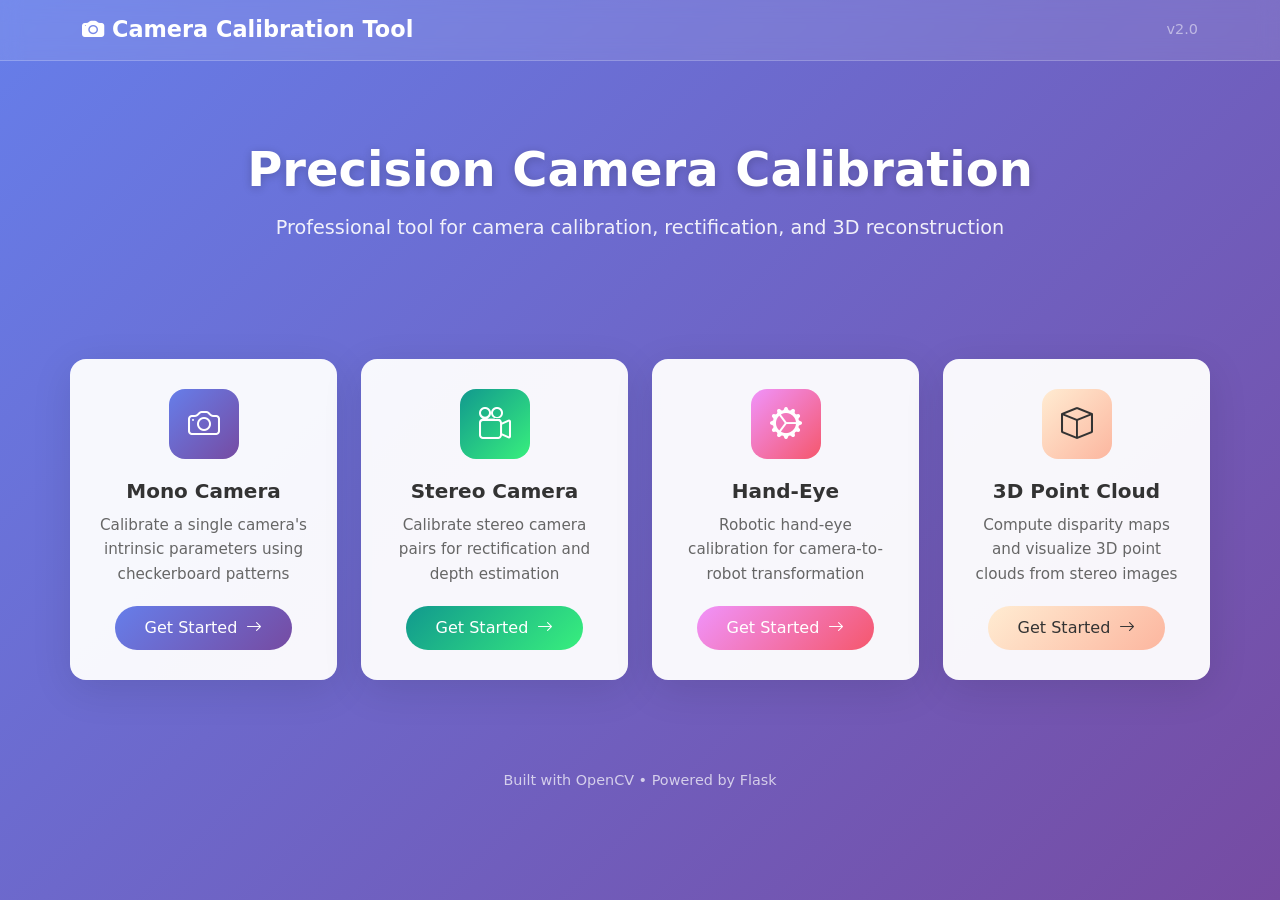
<file: webapp/templates/index.html>
<!DOCTYPE html>
<html lang="en">
<head>
    <meta charset="UTF-8">
    <meta name="viewport" content="width=device-width, initial-scale=1.0">
    <title>Camera Calibration Tool</title>
    <link href="https://cdn.jsdelivr.net/npm/bootstrap@5.3.2/dist/css/bootstrap.min.css" rel="stylesheet">
    <link rel="stylesheet" href="https://cdn.jsdelivr.net/npm/bootstrap-icons@1.11.1/font/bootstrap-icons.css">
    <style>
        body {
            min-height: 100vh;
            background: linear-gradient(135deg, #667eea 0%, #764ba2 100%);
            font-family: 'Segoe UI', system-ui, -apple-system, sans-serif;
        }

        .navbar {
            background: rgba(255, 255, 255, 0.1) !important;
            backdrop-filter: blur(10px);
            border-bottom: 1px solid rgba(255, 255, 255, 0.2);
        }

        .navbar-brand {
            font-weight: 600;
            font-size: 1.4rem;
        }

        .hero-section {
            padding: 80px 0 60px;
            text-align: center;
            color: white;
        }

        .hero-section h1 {
            font-weight: 700;
            font-size: 3rem;
            margin-bottom: 1rem;
            text-shadow: 0 2px 10px rgba(0,0,0,0.2);
        }

        .hero-section p {
            font-size: 1.2rem;
            opacity: 0.9;
            font-weight: 300;
        }

        .features-section {
            padding: 40px 0 60px;
        }

        .feature-card {
            background: rgba(255, 255, 255, 0.95);
            border: none;
            border-radius: 16px;
            padding: 30px 25px;
            text-align: center;
            transition: all 0.3s ease;
            height: 100%;
            box-shadow: 0 10px 40px rgba(0,0,0,0.1);
        }

        .feature-card:hover {
            transform: translateY(-8px);
            box-shadow: 0 20px 60px rgba(0,0,0,0.2);
        }

        .feature-icon {
            width: 70px;
            height: 70px;
            border-radius: 16px;
            display: flex;
            align-items: center;
            justify-content: center;
            margin: 0 auto 20px;
            font-size: 2rem;
        }

        .feature-card.mono .feature-icon {
            background: linear-gradient(135deg, #667eea 0%, #764ba2 100%);
            color: white;
        }

        .feature-card.stereo .feature-icon {
            background: linear-gradient(135deg, #11998e 0%, #38ef7d 100%);
            color: white;
        }

        .feature-card.handeye .feature-icon {
            background: linear-gradient(135deg, #f093fb 0%, #f5576c 100%);
            color: white;
        }

        .feature-card.disparity .feature-icon {
            background: linear-gradient(135deg, #ffecd2 0%, #fcb69f 100%);
            color: #333;
        }

        .feature-card h5 {
            font-weight: 600;
            margin-bottom: 10px;
            color: #333;
        }

        .feature-card p {
            color: #666;
            font-size: 0.95rem;
            line-height: 1.6;
            margin-bottom: 20px;
        }

        .btn-feature {
            padding: 10px 30px;
            border-radius: 50px;
            font-weight: 500;
            transition: all 0.3s ease;
        }

        .btn-feature.mono {
            background: linear-gradient(135deg, #667eea 0%, #764ba2 100%);
            color: white;
            border: none;
        }

        .btn-feature.mono:hover {
            box-shadow: 0 5px 20px rgba(102, 126, 234, 0.4);
            color: white;
            transform: scale(1.05);
        }

        .btn-feature.stereo {
            background: linear-gradient(135deg, #11998e 0%, #38ef7d 100%);
            color: white;
            border: none;
        }

        .btn-feature.stereo:hover {
            box-shadow: 0 5px 20px rgba(17, 153, 142, 0.4);
            color: white;
            transform: scale(1.05);
        }

        .btn-feature.handeye {
            background: linear-gradient(135deg, #f093fb 0%, #f5576c 100%);
            color: white;
            border: none;
        }

        .btn-feature.handeye:hover {
            box-shadow: 0 5px 20px rgba(245, 87, 108, 0.4);
            color: white;
            transform: scale(1.05);
        }

        .btn-feature.disparity {
            background: linear-gradient(135deg, #ffecd2 0%, #fcb69f 100%);
            color: #333;
            border: none;
        }

        .btn-feature.disparity:hover {
            box-shadow: 0 5px 20px rgba(252, 182, 159, 0.4);
            color: #333;
            transform: scale(1.05);
        }

        .footer {
            text-align: center;
            padding: 30px 0;
            color: rgba(255,255,255,0.7);
            font-size: 0.9rem;
        }

        @media (max-width: 768px) {
            .hero-section h1 {
                font-size: 2rem;
            }
            .hero-section {
                padding: 50px 0 40px;
            }
        }
    </style>
</head>
<body>
    <nav class="navbar navbar-dark">
        <div class="container">
            <span class="navbar-brand">
                <i class="bi bi-camera-fill me-2"></i>Camera Calibration Tool
            </span>
            <span class="text-white-50" style="font-size: 0.9rem;">v2.0</span>
        </div>
    </nav>

    <div class="hero-section">
        <div class="container">
            <h1>Precision Camera Calibration</h1>
            <p>Professional tool for camera calibration, rectification, and 3D reconstruction</p>
        </div>
    </div>

    <div class="container features-section">
        <div class="row g-4">
            <!-- Mono Camera Calibration -->
            <div class="col-lg-3 col-md-6">
                <a href="/calibration/mono" class="text-decoration-none">
                    <div class="feature-card mono h-100">
                        <div class="feature-icon">
                            <i class="bi bi-camera"></i>
                        </div>
                        <h5>Mono Camera</h5>
                        <p>Calibrate a single camera's intrinsic parameters using checkerboard patterns</p>
                        <button class="btn btn-feature mono">Get Started <i class="bi bi-arrow-right ms-1"></i></button>
                    </div>
                </a>
            </div>

            <!-- Stereo Camera Calibration -->
            <div class="col-lg-3 col-md-6">
                <a href="/calibration/stereo" class="text-decoration-none">
                    <div class="feature-card stereo h-100">
                        <div class="feature-icon">
                            <i class="bi bi-camera-reels"></i>
                        </div>
                        <h5>Stereo Camera</h5>
                        <p>Calibrate stereo camera pairs for rectification and depth estimation</p>
                        <button class="btn btn-feature stereo">Get Started <i class="bi bi-arrow-right ms-1"></i></button>
                    </div>
                </a>
            </div>

            <!-- Hand-Eye Calibration -->
            <div class="col-lg-3 col-md-6">
                <a href="/calibration/handeye" class="text-decoration-none">
                    <div class="feature-card handeye h-100">
                        <div class="feature-icon">
                            <i class="bi bi-gear-wide-connected"></i>
                        </div>
                        <h5>Hand-Eye</h5>
                        <p>Robotic hand-eye calibration for camera-to-robot transformation</p>
                        <button class="btn btn-feature handeye">Get Started <i class="bi bi-arrow-right ms-1"></i></button>
                    </div>
                </a>
            </div>

            <!-- Stereo Disparity -->
            <div class="col-lg-3 col-md-6">
                <a href="/calibration/disparity" class="text-decoration-none">
                    <div class="feature-card disparity h-100">
                        <div class="feature-icon">
                            <i class="bi bi-box"></i>
                        </div>
                        <h5>3D Point Cloud</h5>
                        <p>Compute disparity maps and visualize 3D point clouds from stereo images</p>
                        <button class="btn btn-feature disparity">Get Started <i class="bi bi-arrow-right ms-1"></i></button>
                    </div>
                </a>
            </div>
        </div>
    </div>

    <div class="footer">
        <p>Built with OpenCV &bull; Powered by Flask</p>
    </div>
</body>
</html>
</file>
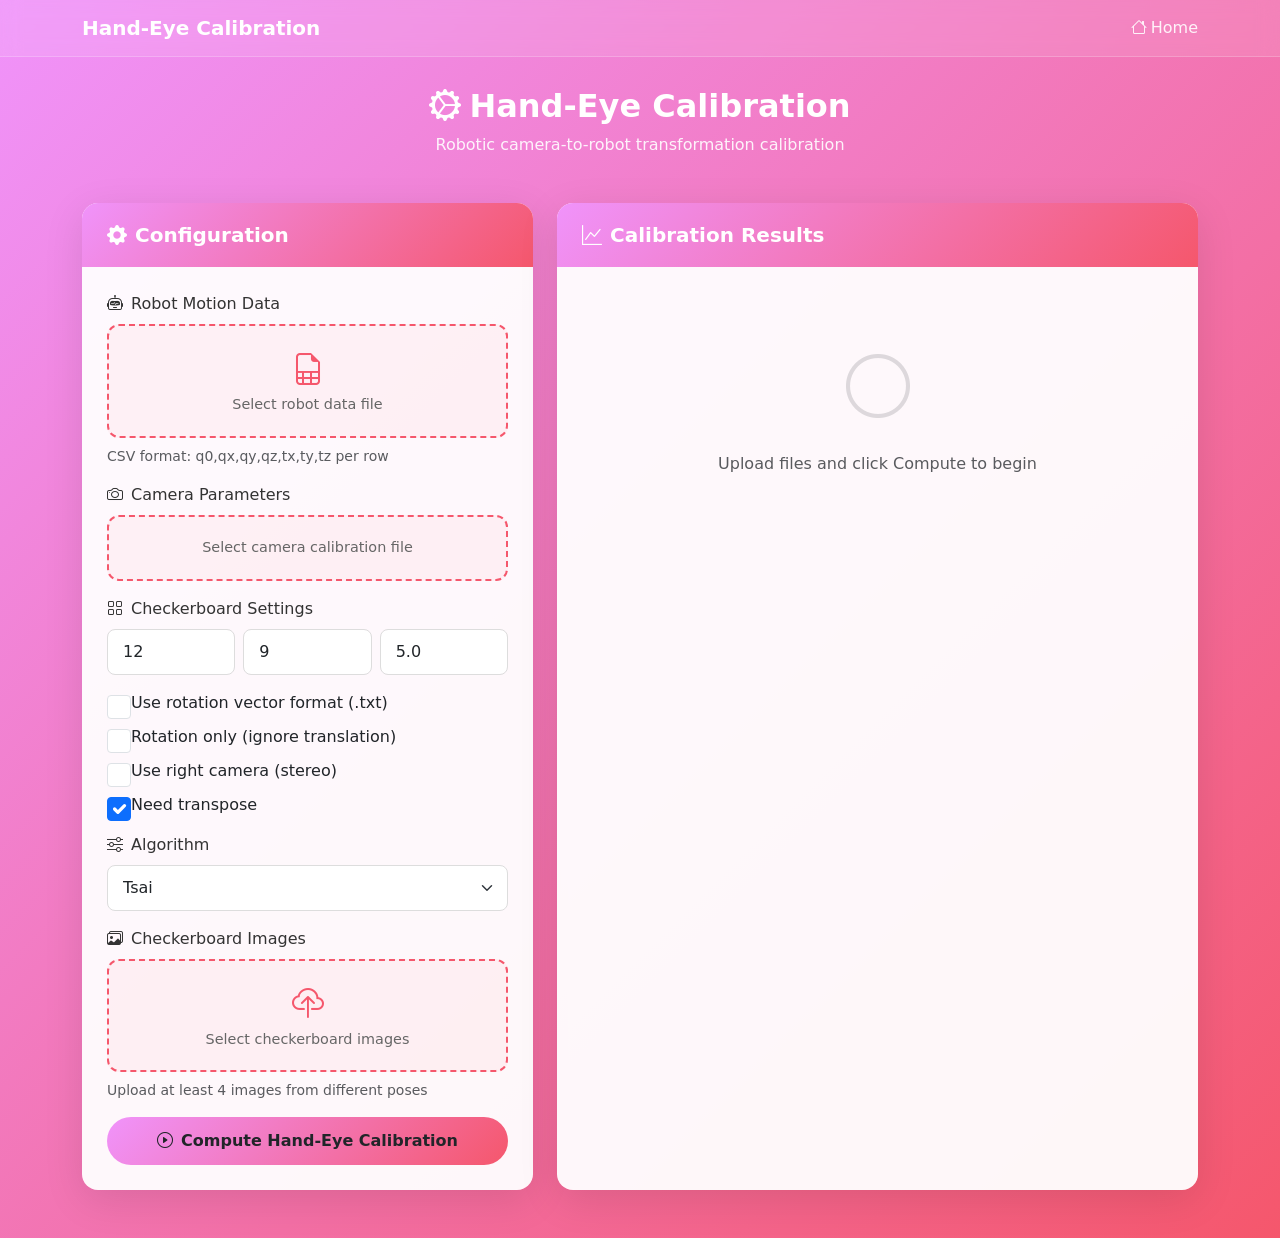
<file: webapp/templates/handeye_calibration.html>
<!DOCTYPE html>
<html lang="en">
<head>
    <meta charset="UTF-8">
    <meta name="viewport" content="width=device-width, initial-scale=1.0">
    <title>Hand-Eye Calibration</title>
    <link href="https://cdn.jsdelivr.net/npm/bootstrap@5.3.2/dist/css/bootstrap.min.css" rel="stylesheet">
    <link rel="stylesheet" href="https://cdn.jsdelivr.net/npm/bootstrap-icons@1.11.1/font/bootstrap-icons.css">
    <style>
        body {
            min-height: 100vh;
            background: linear-gradient(135deg, #f093fb 0%, #f5576c 100%);
            font-family: 'Segoe UI', system-ui, -apple-system, sans-serif;
        }

        .navbar {
            background: rgba(255, 255, 255, 0.1) !important;
            backdrop-filter: blur(10px);
            border-bottom: 1px solid rgba(255, 255, 255, 0.2);
        }

        .navbar-brand {
            font-weight: 600;
        }

        .nav-link {
            color: rgba(255,255,255,0.9) !important;
        }

        .nav-link:hover {
            color: white !important;
        }

        .page-header {
            padding: 30px 0;
            text-align: center;
            color: white;
        }

        .page-header h1 {
            font-weight: 700;
            font-size: 2rem;
            margin-bottom: 0.5rem;
        }

        .page-header p {
            opacity: 0.9;
            font-weight: 300;
        }

        .card-modern {
            background: rgba(255, 255, 255, 0.95);
            border: none;
            border-radius: 16px;
            box-shadow: 0 10px 40px rgba(0,0,0,0.1);
            overflow: hidden;
        }

        .card-modern .card-header {
            background: linear-gradient(135deg, #f093fb 0%, #f5576c 100%);
            color: white;
            border-bottom: none;
            padding: 20px 25px;
        }

        .card-modern .card-header h5 {
            margin: 0;
            font-weight: 600;
        }

        .card-modern .card-body {
            padding: 25px;
        }

        .form-label {
            font-weight: 500;
            color: #333;
            margin-bottom: 8px;
        }

        .form-control, .form-select {
            border-radius: 8px;
            border: 1px solid #ddd;
            padding: 10px 15px;
            transition: all 0.2s;
        }

        .form-control:focus, .form-select:focus {
            border-color: #f5576c;
            box-shadow: 0 0 0 3px rgba(245, 87, 108, 0.15);
        }

        .btn-warning-modern {
            background: linear-gradient(135deg, #f093fb 0%, #f5576c 100%);
            border: none;
            padding: 12px 30px;
            border-radius: 50px;
            font-weight: 600;
            transition: all 0.3s;
        }

        .btn-warning-modern:hover:not(:disabled) {
            transform: translateY(-2px);
            box-shadow: 0 5px 20px rgba(245, 87, 108, 0.4);
        }

        .btn-warning-modern:disabled {
            opacity: 0.6;
            cursor: not-allowed;
        }

        .upload-area {
            border: 2px dashed #f5576c;
            border-radius: 12px;
            padding: 20px;
            text-align: center;
            cursor: pointer;
            transition: all 0.3s;
            background: rgba(245, 87, 108, 0.05);
        }

        .upload-area:hover {
            background: rgba(245, 87, 108, 0.1);
            border-color: #f093fb;
        }

        .upload-area i {
            font-size: 2rem;
            color: #f5576c;
            margin-bottom: 8px;
        }

        .upload-area p {
            color: #666;
            margin: 0;
            font-size: 0.9rem;
        }

        .form-check {
            padding-left: 1.5rem !important;
            margin-bottom: 10px;
        }

        .form-check-input {
            width: 1.5em;
            height: 1.5em;
        }

        .result-matrix {
            background: #f8f9fa;
            border-radius: 12px;
            padding: 20px;
            font-family: 'Consolas', 'Monaco', monospace;
            font-size: 0.85rem;
            overflow-x: auto;
        }

        .stats-row {
            display: grid;
            grid-template-columns: repeat(2, 1fr);
            gap: 15px;
            margin-bottom: 20px;
        }

        .stat-card {
            background: linear-gradient(135deg, #f8f9fa 0%, #e9ecef 100%);
            border-radius: 12px;
            padding: 15px;
            text-align: center;
        }

        .stat-card .stat-label {
            font-size: 0.85rem;
            color: #666;
        }

        .stat-card .stat-value {
            font-size: 1.5rem;
            font-weight: 700;
            color: #f5576c;
        }

        .preview-image {
            width: 100%;
            border-radius: 8px;
            border: 2px solid #ddd;
            margin-top: 10px;
        }
    </style>
</head>
<body>
    <nav class="navbar navbar-dark">
        <div class="container">
            <span class="navbar-brand">Hand-Eye Calibration</span>
            <a class="nav-link" href="/"><i class="bi bi-house me-1"></i>Home</a>
        </div>
    </nav>

    <div class="page-header">
        <div class="container">
            <h1><i class="bi bi-gear-wide-connected me-2"></i>Hand-Eye Calibration</h1>
            <p>Robotic camera-to-robot transformation calibration</p>
        </div>
    </div>

    <div class="container pb-5">
        <div class="row g-4">
            <!-- Left Column: Configuration -->
            <div class="col-lg-5">
                <div class="card card-modern h-100">
                    <div class="card-header">
                        <h5><i class="bi bi-gear-fill me-2"></i>Configuration</h5>
                    </div>
                    <div class="card-body">
                        <!-- Robot Data -->
                        <div class="mb-3">
                            <label class="form-label">
                                <i class="bi bi-robot me-2"></i>Robot Motion Data
                            </label>
                            <div class="upload-area" id="robotUploadArea">
                                <i class="bi bi-file-earmark-spreadsheet"></i>
                                <p>Select robot data file</p>
                            </div>
                            <input type="file" id="robotData" class="d-none" accept=".csv,.txt">
                            <div id="robotFileCount" class="mt-2 text-center text-muted" style="font-size: 0.9rem;"></div>
                            <small class="text-muted d-block">CSV format: q0,qx,qy,qz,tx,ty,tz per row</small>
                        </div>

                        <!-- Camera Parameters -->
                        <div class="mb-3">
                            <label class="form-label">
                                <i class="bi bi-camera me-2"></i>Camera Parameters
                            </label>
                            <div class="upload-area" id="cameraUploadArea">
                                <i class="bi bi-file-earmark-json"></i>
                                <p>Select camera calibration file</p>
                            </div>
                            <input type="file" id="cameraParams" class="d-none" accept=".json">
                            <div id="cameraFileCount" class="mt-2 text-center text-muted" style="font-size: 0.9rem;"></div>
                        </div>

                        <!-- Checkerboard Settings -->
                        <div class="mb-3">
                            <label class="form-label d-block">
                                <i class="bi bi-grid me-2"></i>Checkerboard Settings
                            </label>
                            <div class="row g-2">
                                <div class="col-4">
                                    <input type="number" id="cbRows" class="form-control" value="12" min="2" placeholder="Rows">
                                </div>
                                <div class="col-4">
                                    <input type="number" id="cbCols" class="form-control" value="9" min="2" placeholder="Cols">
                                </div>
                                <div class="col-4">
                                    <input type="number" step="0.01" id="cbCellsize" class="form-control" value="5.0" placeholder="Size (mm)">
                                </div>
                            </div>
                        </div>

                        <!-- Options -->
                        <div class="mb-3">
                            <div class="form-check">
                                <input type="checkbox" id="useRvec" class="form-check-input">
                                <label class="form-check-label" for="useRvec">Use rotation vector format (.txt)</label>
                            </div>
                            <div class="form-check">
                                <input type="checkbox" id="rotationOnly" class="form-check-input">
                                <label class="form-check-label" for="rotationOnly">Rotation only (ignore translation)</label>
                            </div>
                            <div class="form-check">
                                <input type="checkbox" id="useRightCamera" class="form-check-input">
                                <label class="form-check-label" for="useRightCamera">Use right camera (stereo)</label>
                            </div>
                            <div class="form-check">
                                <input type="checkbox" id="needTranspose" class="form-check-input" checked>
                                <label class="form-check-label" for="needTranspose">Need transpose</label>
                            </div>
                        </div>

                        <!-- Calibration Method -->
                        <div class="mb-3">
                            <label class="form-label">
                                <i class="bi bi-sliders me-2"></i>Algorithm
                            </label>
                            <select id="calibMethod" class="form-select">
                                <option value="0">Tsai</option>
                                <option value="1">Park</option>
                                <option value="2">Daniilidis</option>
                                <option value="3">Horaud</option>
                                <option value="4">Andreff</option>
                            </select>
                        </div>

                        <!-- Checkerboard Images -->
                        <div class="mb-3">
                            <label class="form-label">
                                <i class="bi bi-images me-2"></i>Checkerboard Images
                            </label>
                            <div class="upload-area" id="imagesUploadArea">
                                <i class="bi bi-cloud-upload"></i>
                                <p>Select checkerboard images</p>
                            </div>
                            <input type="file" id="cbImages" class="d-none" multiple accept=".png,.jpg,.jpeg,.bmp">
                            <div id="imageCount" class="mt-2 text-center text-muted" style="font-size: 0.9rem;"></div>
                            <small class="text-muted d-block">Upload at least 4 images from different poses</small>
                        </div>

                        <button id="calibrateBtn" class="btn btn-warning-modern w-100">
                            <i class="bi bi-play-circle me-2"></i>Compute Hand-Eye Calibration
                        </button>
                    </div>
                </div>
            </div>

            <!-- Right Column: Results -->
            <div class="col-lg-7">
                <div class="card card-modern h-100">
                    <div class="card-header">
                        <h5><i class="bi bi-graph-up me-2"></i>Calibration Results</h5>
                    </div>
                    <div class="card-body">
                        <div id="statusDiv">
                            <div class="text-center text-muted py-5">
                                <i class="bi bi-circle" style="font-size: 4rem; opacity: 0.2;"></i>
                                <p class="mt-3 mb-0">Upload files and click Compute to begin</p>
                            </div>
                        </div>

                        <div id="resultsDiv" style="display: none;">
                            <div class="alert alert-success d-none" id="successAlert">
                                <i class="bi bi-check-circle me-2"></i>Hand-Eye Calibration Successful!
                            </div>

                            <div class="stats-row">
                                <div class="stat-card">
                                    <div class="stat-label">Rotation Error</div>
                                    <div class="stat-value" id="rotError">-</div>
                                </div>
                                <div class="stat-card">
                                    <div class="stat-label">Translation Error</div>
                                    <div class="stat-value" id="transError">-</div>
                                </div>
                            </div>

                            <div class="row g-3 mb-4">
                                <div class="col-md-6">
                                    <h6 class="mb-3"><i class="bi bi-rotate me-2"></i>Rotation Matrix (R_c2g)</h6>
                                    <div class="result-matrix" id="rotationMatrix"></div>
                                </div>
                                <div class="col-md-6">
                                    <h6 class="mb-3"><i class="bi bi-arrow-through-heart me-2"></i>Translation Vector (t_c2g)</h6>
                                    <div class="result-matrix" id="translationVector"></div>
                                </div>
                            </div>

                            <div id="previewSection" class="mb-4" style="display: none;">
                                <h6 class="mb-3"><i class="bi bi-images me-2"></i>Corner Detection Preview</h6>
                                <img id="cornerPreview" class="preview-image">
                            </div>

                            <div class="text-center">
                                <button id="downloadResultsBtn" class="btn btn-warning-modern d-none">
                                    <i class="bi bi-download me-2"></i>Download Results (JSON)
                                </button>
                            </div>
                        </div>
                    </div>
                </div>
            </div>
        </div>
    </div>

    <script>
        let handeyeData = null;

        // Upload area handlers
        function setupUploadArea(areaId, inputId, countId) {
            document.getElementById(areaId).addEventListener('click', function() {
                document.getElementById(inputId).click();
            });
            document.getElementById(inputId).addEventListener('change', function() {
                const count = this.files.length;
                document.getElementById(countId).innerHTML =
                    count > 0 ? `<i class="bi bi-check-circle-fill text-success me-1"></i>${count} file${count !== 1 ? 's' : ''} selected` : '';
            });
        }

        setupUploadArea('robotUploadArea', 'robotData', 'robotFileCount');
        setupUploadArea('cameraUploadArea', 'cameraParams', 'cameraFileCount');
        setupUploadArea('imagesUploadArea', 'cbImages', 'imageCount');

        // Calibration button
        document.getElementById('calibrateBtn').addEventListener('click', async function() {
            const robotFile = document.getElementById('robotData').files[0];
            const cameraFile = document.getElementById('cameraParams').files[0];
            const cbImages = document.getElementById('cbImages').files;

            if (!robotFile) {
                alert('Please upload robot motion data file');
                return;
            }
            if (!cameraFile) {
                alert('Please upload camera parameters file');
                return;
            }
            if (cbImages.length === 0) {
                alert('Please upload checkerboard images');
                return;
            }
            if (cbImages.length < 4) {
                alert('Please upload at least 4 checkerboard images for reliable calibration');
                return;
            }

            const formData = new FormData();
            formData.append('robot_data', robotFile);
            formData.append('camera_params', cameraFile);
            for (let i = 0; i < cbImages.length; i++) {
                formData.append('cb_images', cbImages[i]);
            }
            formData.append('cb_rows', document.getElementById('cbRows').value);
            formData.append('cb_cols', document.getElementById('cbCols').value);
            formData.append('cb_cellsize', document.getElementById('cbCellsize').value);
            formData.append('use_rvec', document.getElementById('useRvec').checked ? 'true' : 'false');
            formData.append('rotation_only', document.getElementById('rotationOnly').checked ? 'true' : 'false');
            formData.append('use_right_camera', document.getElementById('useRightCamera').checked ? 'true' : 'false');
            formData.append('need_transpose', document.getElementById('needTranspose').checked ? 'true' : 'false');
            formData.append('calib_method', document.getElementById('calibMethod').value);

            this.disabled = true;
            this.innerHTML = '<i class="bi bi-hourglass-split me-2"></i>Computing...';

            const statusDiv = document.getElementById('statusDiv');
            const resultsDiv = document.getElementById('resultsDiv');
            statusDiv.style.display = 'none';
            resultsDiv.style.display = 'block';
            resultsDiv.innerHTML = '<div class="spinner-border text-warning" role="status"></div> <span class="d-block mt-2">Collecting camera poses and calibrating...</span>';

            try {
                const response = await fetch('/api/handeye/calibrate', {
                    method: 'POST',
                    body: formData
                });
                const data = await response.json();

                if (data.success) {
                    handeyeData = data;

                    resultsDiv.innerHTML = '';
                    const successAlert = document.createElement('div');
                    successAlert.id = 'successAlert';
                    successAlert.className = 'alert alert-success';
                    successAlert.innerHTML = '<i class="bi bi-check-circle me-2"></i>Hand-Eye Calibration Successful!';
                    resultsDiv.appendChild(successAlert);

                    // Statistics
                    const statsRow = document.createElement('div');
                    statsRow.className = 'stats-row';
                    statsRow.innerHTML = `
                        <div class="stat-card">
                            <div class="stat-label">Rotation Error</div>
                            <div class="stat-value">${data.result.rotation_error.toFixed(4)}°</div>
                        </div>
                        <div class="stat-card">
                            <div class="stat-label">Translation Error</div>
                            <div class="stat-value">${data.result.translation_error.toFixed(4)} mm</div>
                        </div>
                    `;
                    resultsDiv.appendChild(statsRow);

                    // Matrices section
                    const rowDiv = document.createElement('div');
                    rowDiv.className = 'row g-3 mb-4';
                    rowDiv.innerHTML = `
                        <div class="col-md-6">
                            <h6 class="mb-3"><i class="bi bi-rotate me-2"></i>Rotation Matrix (R_c2g)</h6>
                            <div class="result-matrix" id="rotationMatrix"></div>
                        </div>
                        <div class="col-md-6">
                            <h6 class="mb-3"><i class="bi bi-arrow-through-heart me-2"></i>Translation Vector (t_c2g)</h6>
                            <div class="result-matrix" id="translationVector"></div>
                        </div>
                    `;
                    resultsDiv.appendChild(rowDiv);

                    // Fill matrices
                    const R = data.result.R_c2g;
                    let rotHtml = '<table style="border-collapse: collapse;"><tbody>';
                    for (let i = 0; i < R.length; i++) {
                        rotHtml += '<tr>';
                        for (let j = 0; j < R[i].length; j++) {
                            rotHtml += `<td style="padding: 4px 15px; text-align: center;">${R[i][j].toFixed(6)}</td>`;
                        }
                        rotHtml += '</tr>';
                    }
                    rotHtml += '</tbody></table>';
                    rowDiv.querySelector('#rotationMatrix').innerHTML = rotHtml;

                    const t = data.result.t_c2g;
                    let transHtml = '<table style="border-collapse: collapse;"><tbody><tr>';
                    t.forEach((val) => {
                        transHtml += `<td style="padding: 4px 10px; text-align: center;">${val.toFixed(6)}</td>`;
                    });
                    transHtml += '</tr></tbody></table>';
                    rowDiv.querySelector('#translationVector').innerHTML = transHtml;

                    // Preview image
                    if (data.corners_preview) {
                        const previewDiv = document.createElement('div');
                        previewDiv.id = 'previewSection';
                        previewDiv.className = 'mb-4';
                        previewDiv.style.display = 'block';
                        previewDiv.innerHTML = `
                            <h6 class="mb-3"><i class="bi bi-images me-2"></i>Corner Detection Preview</h6>
                            <img id="cornerPreview" class="preview-image" src="${data.corners_preview}">
                        `;
                        resultsDiv.appendChild(previewDiv);
                    }

                    // Download button
                    const downloadBtn = document.createElement('button');
                    downloadBtn.id = 'downloadResultsBtn';
                    downloadBtn.className = 'btn btn-warning-modern';
                    downloadBtn.innerHTML = '<i class="bi bi-download me-2"></i>Download Results (JSON)';
                    downloadBtn.onclick = function() {
                        if (handeyeData) {
                            const json = JSON.stringify(handeyeData, null, 2);
                            const blob = new Blob([json], {type: 'application/json'});
                            const url = URL.createObjectURL(blob);
                            const a = document.createElement('a');
                            a.href = url;
                            a.download = `handeye_calibration_${Date.now()}.json`;
                            document.body.appendChild(a);
                            a.click();
                            document.body.removeChild(a);
                            URL.revokeObjectURL(url);
                        }
                    };
                    resultsDiv.appendChild(downloadBtn);

                } else {
                    resultsDiv.innerHTML = `<div class="alert alert-danger"><i class="bi bi-exclamation-triangle"></i> Error: ${data.error}</div>`;
                }
            } catch (error) {
                resultsDiv.innerHTML = `<div class="alert alert-danger"><i class="bi bi-exclamation-triangle"></i> Error: ${error.message}</div>`;
            }
            this.disabled = false;
            this.innerHTML = '<i class="bi bi-play-circle me-2"></i>Compute Hand-Eye Calibration';
        });
    </script>
</body>
</html>
</file>
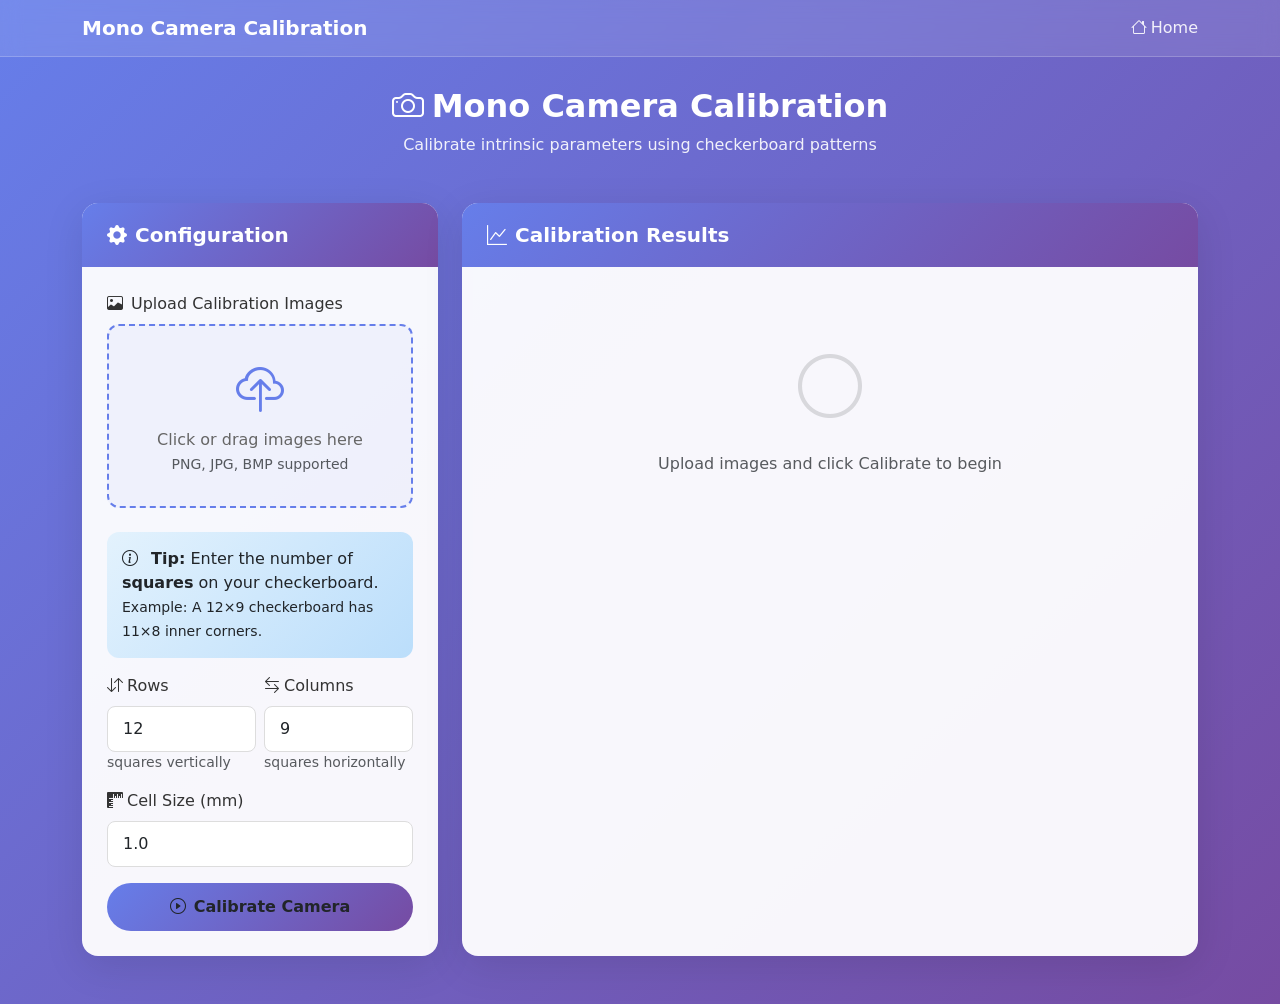
<file: webapp/templates/mono_calibration.html>
<!DOCTYPE html>
<html lang="en">
<head>
    <meta charset="UTF-8">
    <meta name="viewport" content="width=device-width, initial-scale=1.0">
    <title>Mono Camera Calibration</title>
    <link href="https://cdn.jsdelivr.net/npm/bootstrap@5.3.2/dist/css/bootstrap.min.css" rel="stylesheet">
    <link rel="stylesheet" href="https://cdn.jsdelivr.net/npm/bootstrap-icons@1.11.1/font/bootstrap-icons.css">
    <style>
        body {
            min-height: 100vh;
            background: linear-gradient(135deg, #667eea 0%, #764ba2 100%);
            font-family: 'Segoe UI', system-ui, -apple-system, sans-serif;
        }

        .navbar {
            background: rgba(255, 255, 255, 0.1) !important;
            backdrop-filter: blur(10px);
            border-bottom: 1px solid rgba(255, 255, 255, 0.2);
        }

        .navbar-brand {
            font-weight: 600;
        }

        .nav-link {
            color: rgba(255,255,255,0.9) !important;
        }

        .nav-link:hover {
            color: white !important;
        }

        .page-header {
            padding: 30px 0;
            text-align: center;
            color: white;
        }

        .page-header h1 {
            font-weight: 700;
            font-size: 2rem;
            margin-bottom: 0.5rem;
        }

        .page-header p {
            opacity: 0.9;
            font-weight: 300;
        }

        .card-modern {
            background: rgba(255, 255, 255, 0.95);
            border: none;
            border-radius: 16px;
            box-shadow: 0 10px 40px rgba(0,0,0,0.1);
            overflow: hidden;
        }

        .card-modern .card-header {
            background: linear-gradient(135deg, #667eea 0%, #764ba2 100%);
            color: white;
            border-bottom: none;
            padding: 20px 25px;
        }

        .card-modern .card-header h5 {
            margin: 0;
            font-weight: 600;
        }

        .card-modern .card-body {
            padding: 25px;
        }

        .form-label {
            font-weight: 500;
            color: #333;
            margin-bottom: 8px;
        }

        .form-control, .form-select {
            border-radius: 8px;
            border: 1px solid #ddd;
            padding: 10px 15px;
            transition: all 0.2s;
        }

        .form-control:focus, .form-select:focus {
            border-color: #667eea;
            box-shadow: 0 0 0 3px rgba(102, 126, 234, 0.15);
        }

        .btn-primary-modern {
            background: linear-gradient(135deg, #667eea 0%, #764ba2 100%);
            border: none;
            padding: 12px 30px;
            border-radius: 50px;
            font-weight: 600;
            transition: all 0.3s;
        }

        .btn-primary-modern:hover:not(:disabled) {
            transform: translateY(-2px);
            box-shadow: 0 5px 20px rgba(102, 126, 234, 0.4);
        }

        .btn-primary-modern:disabled {
            opacity: 0.6;
            cursor: not-allowed;
        }

        .alert-info-modern {
            background: linear-gradient(135deg, #e3f2fd 0%, #bbdefb 100%);
            border: none;
            border-radius: 12px;
            padding: 15px;
        }

        .upload-area {
            border: 2px dashed #667eea;
            border-radius: 12px;
            padding: 30px;
            text-align: center;
            cursor: pointer;
            transition: all 0.3s;
            background: rgba(102, 126, 234, 0.05);
        }

        .upload-area:hover {
            background: rgba(102, 126, 234, 0.1);
            border-color: #764ba2;
        }

        .upload-area i {
            font-size: 3rem;
            color: #667eea;
            margin-bottom: 15px;
        }

        .upload-area p {
            color: #666;
            margin: 0;
        }

        .stats-grid {
            display: grid;
            grid-template-columns: repeat(auto-fit, minmax(150px, 1fr));
            gap: 15px;
            margin-top: 20px;
        }

        .stat-card {
            background: linear-gradient(135deg, #f8f9fa 0%, #e9ecef 100%);
            border-radius: 12px;
            padding: 20px;
            text-align: center;
        }

        .stat-card .stat-label {
            font-size: 0.85rem;
            color: #666;
            margin-bottom: 5px;
        }

        .stat-card .stat-value {
            font-size: 1.5rem;
            font-weight: 700;
            color: #333;
        }

        .matrix-display {
            background: #f8f9fa;
            border-radius: 12px;
            padding: 20px;
            font-family: 'Consolas', 'Monaco', monospace;
            font-size: 0.9rem;
            overflow-x: auto;
        }

        .preview-grid {
            display: grid;
            grid-template-columns: repeat(auto-fill, minmax(100px, 1fr));
            gap: 10px;
            margin-top: 20px;
        }

        .preview-item {
            position: relative;
            border-radius: 8px;
            overflow: hidden;
            aspect-ratio: 4/3;
            border: 2px solid transparent;
            transition: all 0.2s;
        }

        .preview-item:hover {
            border-color: #667eea;
        }

        .preview-item img {
            width: 100%;
            height: 100%;
            object-fit: cover;
        }

        .preview-badge {
            position: absolute;
            top: 5px;
            right: 5px;
            background: rgba(0,0,0,0.7);
            color: white;
            padding: 3px 8px;
            border-radius: 20px;
            font-size: 0.75rem;
        }

        @media (max-width: 768px) {
            .page-header h1 {
                font-size: 1.5rem;
            }
        }
    </style>
</head>
<body>
    <nav class="navbar navbar-dark">
        <div class="container">
            <span class="navbar-brand">Mono Camera Calibration</span>
            <a class="nav-link" href="/"><i class="bi bi-house me-1"></i>Home</a>
        </div>
    </nav>

    <div class="page-header">
        <div class="container">
            <h1><i class="bi bi-camera me-2"></i>Mono Camera Calibration</h1>
            <p>Calibrate intrinsic parameters using checkerboard patterns</p>
        </div>
    </div>

    <div class="container pb-5">
        <div class="row g-4">
            <!-- Left Column: Configuration -->
            <div class="col-lg-4">
                <div class="card card-modern h-100">
                    <div class="card-header">
                        <h5><i class="bi bi-gear-fill me-2"></i>Configuration</h5>
                    </div>
                    <div class="card-body">
                        <div class="mb-4">
                            <label class="form-label d-block text-start">
                                <i class="bi bi-image me-2"></i>Upload Calibration Images
                            </label>
                            <div class="upload-area" id="uploadArea">
                                <i class="bi bi-cloud-upload"></i>
                                <p>Click or drag images here<br><small class="text-muted">PNG, JPG, BMP supported</small></p>
                            </div>
                            <input type="file" id="imageFiles" class="d-none" multiple accept=".png,.jpg,.jpeg,.bmp,.webp">
                            <div id="fileCount" class="mt-2 text-center text-muted" style="font-size: 0.9rem;"></div>
                        </div>

                        <div class="alert alert-info-modern mb-3">
                            <i class="bi bi-info-circle me-2"></i>
                            <strong>Tip:</strong> Enter the number of <strong>squares</strong> on your checkerboard.<br>
                            <small class="mb-0">Example: A 12×9 checkerboard has 11×8 inner corners.</small>
                        </div>

                        <div class="row g-2 mb-3">
                            <div class="col-6">
                                <label class="form-label">
                                    <i class="bi bi-arrow-down-up me-1"></i>Rows
                                </label>
                                <input type="number" id="rows" class="form-control" value="12" min="2">
                                <small class="text-muted d-block">squares vertically</small>
                            </div>
                            <div class="col-6">
                                <label class="form-label">
                                    <i class="bi bi-arrow-left-right me-1"></i>Columns
                                </label>
                                <input type="number" id="cols" class="form-control" value="9" min="2">
                                <small class="text-muted d-block">squares horizontally</small>
                            </div>
                        </div>

                        <div class="mb-3">
                            <label class="form-label">
                                <i class="bi bi-rulers me-1"></i>Cell Size (mm)
                            </label>
                            <input type="number" step="0.01" id="cellsize" class="form-control" value="1.0">
                        </div>

                        <button id="calibrateBtn" class="btn btn-primary-modern w-100">
                            <i class="bi bi-play-circle me-2"></i>Calibrate Camera
                        </button>
                    </div>
                </div>
            </div>

            <!-- Right Column: Results -->
            <div class="col-lg-8">
                <div class="card card-modern h-100">
                    <div class="card-header">
                        <h5><i class="bi bi-graph-up me-2"></i>Calibration Results</h5>
                    </div>
                    <div class="card-body">
                        <div id="statusDiv">
                            <div class="text-center text-muted py-5">
                                <i class="bi bi-circle" style="font-size: 4rem; opacity: 0.2;"></i>
                                <p class="mt-3 mb-0">Upload images and click Calibrate to begin</p>
                            </div>
                        </div>

                        <div id="resultsDiv" style="display: none;">
                            <div class="alert alert-success d-none" id="successAlert">
                                <i class="bi bi-check-circle me-2"></i>Calibration completed successfully!
                            </div>

                            <div class="stats-grid">
                                <div class="stat-card">
                                    <div class="stat-label">Reprojection Error</div>
                                    <div class="stat-value text-primary" id="reprojError">-</div>
                                </div>
                                <div class="stat-card">
                                    <div class="stat-label">Valid Images</div>
                                    <div class="stat-value text-success" id="validImages">-</div>
                                </div>
                            </div>

                            <div class="row g-3 mt-4">
                                <div class="col-md-6">
                                    <h6 class="mb-3"><i class="bi bi-grid me-2"></i>Intrinsic Matrix (K)</h6>
                                    <div class="matrix-display" id="intrinsicMatrix"></div>
                                </div>
                                <div class="col-md-6">
                                    <h6 class="mb-3"><i class="bi bi-circle-half me-2"></i>Distortion Coefficients</h6>
                                    <div class="matrix-display" id="distortionCoeffs"></div>
                                </div>
                            </div>

                            <div class="mt-4">
                                <h6 class="mb-3"><i class="bi bi-images me-2"></i>Calibration Images</h6>
                                <div id="previewGrid" class="preview-grid"></div>
                            </div>

                            <div class="text-center mt-4">
                                <button id="downloadResultsBtn" class="btn btn-primary-modern d-none">
                                    <i class="bi bi-download me-2"></i>Download Results (JSON)
                                </button>
                            </div>
                        </div>
                    </div>
                </div>
            </div>
        </div>
    </div>

    <script>
        let uploadedFiles = [];
        let calibrationData = null;

        // Upload area click handler
        document.getElementById('uploadArea').addEventListener('click', function() {
            document.getElementById('imageFiles').click();
        });

        // File selection handler
        document.getElementById('imageFiles').addEventListener('change', function() {
            uploadedFiles = Array.from(this.files);
            document.getElementById('fileCount').innerHTML =
                uploadedFiles.length > 0 ? `<i class="bi bi-check-circle-fill text-success me-1"></i>${uploadedFiles.length} image${uploadedFiles.length !== 1 ? 's' : ''} selected` : '';
        });

        // Drag and drop handlers
        const uploadArea = document.getElementById('uploadArea');
        uploadArea.addEventListener('dragover', (e) => {
            e.preventDefault();
            uploadArea.style.background = 'rgba(102, 126, 234, 0.15)';
        });
        uploadArea.addEventListener('dragleave', () => {
            uploadArea.style.background = 'rgba(102, 126, 234, 0.05)';
        });
        uploadArea.addEventListener('drop', (e) => {
            e.preventDefault();
            uploadArea.style.background = 'rgba(102, 126, 234, 0.05)';
            const files = Array.from(e.dataTransfer.files).filter(f => f.type.startsWith('image/'));
            if (files.length > 0) {
                uploadedFiles = files;
                document.getElementById('imageFiles').files = files;
                document.getElementById('fileCount').innerHTML =
                    `<i class="bi bi-check-circle-fill text-success me-1"></i>${files.length} image${files.length !== 1 ? 's' : ''} selected`;
            }
        });

        // Calibration button handler
        document.getElementById('calibrateBtn').addEventListener('click', async function() {
            const files = document.getElementById('imageFiles').files;
            if (files.length === 0) {
                alert('Please select calibration images');
                return;
            }

            const formData = new FormData();
            for (let i = 0; i < files.length; i++) {
                formData.append('files', files[i]);
            }
            formData.append('rows', document.getElementById('rows').value);
            formData.append('cols', document.getElementById('cols').value);
            formData.append('cellsize', document.getElementById('cellsize').value);

            this.disabled = true;
            this.innerHTML = '<i class="bi bi-hourglass-split me-2"></i>Calibrating...';

            const statusDiv = document.getElementById('statusDiv');
            statusDiv.innerHTML = '<div class="spinner-border text-primary" role="status"></div> <span class="d-block mt-2">Processing images and computing parameters...</span>';

            try {
                const response = await fetch('/api/mono/calibrate', {
                    method: 'POST',
                    body: formData
                });
                const data = await response.json();

                if (data.success) {
                    calibrationData = data;

                    // Show results
                    document.getElementById('statusDiv').style.display = 'none';
                    document.getElementById('resultsDiv').style.display = 'block';
                    document.getElementById('successAlert').classList.remove('d-none');

                    // Display statistics
                    document.getElementById('reprojError').textContent = data.reproj_error_mean.toFixed(4);
                    document.getElementById('validImages').textContent = data.rvecs?.length || '-';

                    // Display matrices
                    if (data.intrinsic) {
                        const mtx = data.intrinsic;
                        let html = '<table style="border-collapse: collapse;"><tbody>';
                        for (let i = 0; i < mtx.length; i++) {
                            html += '<tr>';
                            for (let j = 0; j < mtx[i].length; j++) {
                                html += `<td style="padding: 4px 15px; text-align: center;">${mtx[i][j].toFixed(6)}</td>`;
                            }
                            html += '</tr>';
                        }
                        html += '</tbody></table>';
                        document.getElementById('intrinsicMatrix').innerHTML = html;
                    }

                    if (data.distortion) {
                        const dist = data.distortion.flat ? data.distortion.flat() : data.distortion[0];
                        let html = '<table style="border-collapse: collapse;"><tbody><tr>';
                        dist.forEach((val, i) => {
                            html += `<td style="padding: 4px 10px; text-align: center;" title="d${i}">${val.toFixed(6)}</td>`;
                        });
                        html += '</tr></tbody></table>';
                        document.getElementById('distortionCoeffs').innerHTML = html;
                    }

                    // Display calibration image previews if available
                    const previewGrid = document.getElementById('previewGrid');
                    previewGrid.innerHTML = '';
                    if (data.corners_image_urls && data.corners_image_urls.length > 0) {
                        data.corners_image_urls.slice(0, 12).forEach((url, i) => {
                            const div = document.createElement('div');
                            div.className = 'preview-item';
                            div.innerHTML = `
                                <img src="${url}" loading="lazy">
                                <span class="preview-badge">Error: ${data.reproj_errors?.[i]?.toFixed(3) || '-'}</span>
                            `;
                            previewGrid.appendChild(div);
                        });
                    }

                    // Show download button
                    document.getElementById('downloadResultsBtn').classList.remove('d-none');

                } else {
                    statusDiv.innerHTML = `<div class="alert alert-danger"><i class="bi bi-exclamation-triangle"></i> Error: ${data.error}</div>`;
                }
            } catch (error) {
                statusDiv.innerHTML = `<div class="alert alert-danger"><i class="bi bi-exclamation-triangle"></i> Error: ${error.message}</div>`;
            }
            this.disabled = false;
            this.innerHTML = '<i class="bi bi-play-circle me-2"></i>Calibrate Camera';
        });

        // Download results handler
        document.getElementById('downloadResultsBtn').addEventListener('click', function() {
            if (calibrationData) {
                const json = JSON.stringify(calibrationData, null, 2);
                const blob = new Blob([json], {type: 'application/json'});
                const url = URL.createObjectURL(blob);
                const a = document.createElement('a');
                a.href = url;
                a.download = `camera_calibration_${Date.now()}.json`;
                document.body.appendChild(a);
                a.click();
                document.body.removeChild(a);
                URL.revokeObjectURL(url);
            }
        });
    </script>
</body>
</html>
</file>
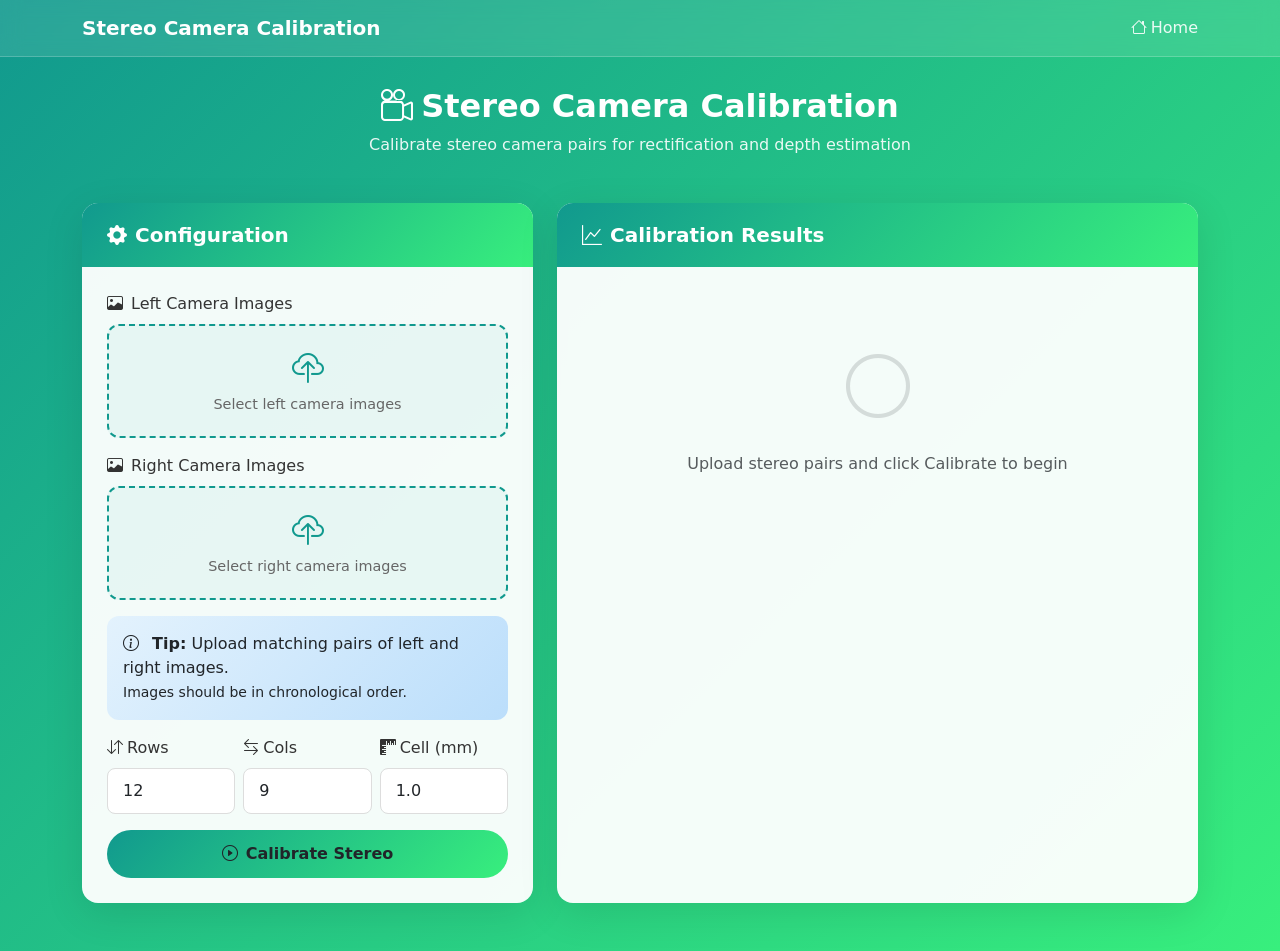
<file: webapp/templates/stereo_calibration.html>
<!DOCTYPE html>
<html lang="en">
<head>
    <meta charset="UTF-8">
    <meta name="viewport" content="width=device-width, initial-scale=1.0">
    <title>Stereo Camera Calibration</title>
    <link href="https://cdn.jsdelivr.net/npm/bootstrap@5.3.2/dist/css/bootstrap.min.css" rel="stylesheet">
    <link rel="stylesheet" href="https://cdn.jsdelivr.net/npm/bootstrap-icons@1.11.1/font/bootstrap-icons.css">
    <style>
        body {
            min-height: 100vh;
            background: linear-gradient(135deg, #11998e 0%, #38ef7d 100%);
            font-family: 'Segoe UI', system-ui, -apple-system, sans-serif;
        }

        .navbar {
            background: rgba(255, 255, 255, 0.1) !important;
            backdrop-filter: blur(10px);
            border-bottom: 1px solid rgba(255, 255, 255, 0.2);
        }

        .navbar-brand {
            font-weight: 600;
        }

        .nav-link {
            color: rgba(255,255,255,0.9) !important;
        }

        .nav-link:hover {
            color: white !important;
        }

        .page-header {
            padding: 30px 0;
            text-align: center;
            color: white;
        }

        .page-header h1 {
            font-weight: 700;
            font-size: 2rem;
            margin-bottom: 0.5rem;
        }

        .page-header p {
            opacity: 0.9;
            font-weight: 300;
        }

        .card-modern {
            background: rgba(255, 255, 255, 0.95);
            border: none;
            border-radius: 16px;
            box-shadow: 0 10px 40px rgba(0,0,0,0.1);
            overflow: hidden;
        }

        .card-modern .card-header {
            background: linear-gradient(135deg, #11998e 0%, #38ef7d 100%);
            color: white;
            border-bottom: none;
            padding: 20px 25px;
        }

        .card-modern .card-header h5 {
            margin: 0;
            font-weight: 600;
        }

        .card-modern .card-body {
            padding: 25px;
        }

        .form-label {
            font-weight: 500;
            color: #333;
            margin-bottom: 8px;
        }

        .form-control, .form-select {
            border-radius: 8px;
            border: 1px solid #ddd;
            padding: 10px 15px;
            transition: all 0.2s;
        }

        .form-control:focus, .form-select:focus {
            border-color: #11998e;
            box-shadow: 0 0 0 3px rgba(17, 153, 142, 0.15);
        }

        .btn-success-modern {
            background: linear-gradient(135deg, #11998e 0%, #38ef7d 100%);
            border: none;
            padding: 12px 30px;
            border-radius: 50px;
            font-weight: 600;
            transition: all 0.3s;
        }

        .btn-success-modern:hover:not(:disabled) {
            transform: translateY(-2px);
            box-shadow: 0 5px 20px rgba(17, 153, 142, 0.4);
        }

        .btn-success-modern:disabled {
            opacity: 0.6;
            cursor: not-allowed;
        }

        .upload-area {
            border: 2px dashed #11998e;
            border-radius: 12px;
            padding: 20px;
            text-align: center;
            cursor: pointer;
            transition: all 0.3s;
            background: rgba(17, 153, 142, 0.05);
        }

        .upload-area:hover {
            background: rgba(17, 153, 142, 0.1);
            border-color: #38ef7d;
        }

        .upload-area i {
            font-size: 2rem;
            color: #11998e;
            margin-bottom: 8px;
        }

        .upload-area p {
            color: #666;
            margin: 0;
            font-size: 0.9rem;
        }

        .results-grid {
            display: grid;
            grid-template-columns: repeat(2, 1fr);
            gap: 20px;
        }

        .result-card {
            background: #f8f9fa;
            border-radius: 12px;
            padding: 20px;
        }

        .result-card h6 {
            margin-bottom: 15px;
            color: #333;
            font-weight: 600;
        }

        .matrix-display {
            background: white;
            border-radius: 12px;
            padding: 15px;
            font-family: 'Consolas', 'Monaco', monospace;
            font-size: 0.85rem;
            overflow-x: auto;
            border: 1px solid #e0e0e0;
            display: flex;
            align-items: center;
            justify-content: center;
        }

        .matrix-display table {
            border-collapse: collapse;
        }

        .matrix-display td {
            padding: 5px 8px;
            text-align: center;
            font-size: 0.85rem;
            color: #333;
        }

        .matrix-bracket {
            font-size: 1.8rem;
            color: #11998e;
            font-weight: bold;
            margin: 0 8px;
        }

        .preview-image {
            width: 100%;
            border-radius: 8px;
            border: 2px solid #ddd;
        }

        .statistics-row {
            display: grid;
            grid-template-columns: repeat(3, 1fr);
            gap: 15px;
            margin-bottom: 20px;
        }

        .stat-item {
            text-align: center;
            padding: 15px;
            background: linear-gradient(135deg, #f8f9fa 0%, #e9ecef 100%);
            border-radius: 12px;
        }

        .stat-item .stat-label {
            font-size: 0.85rem;
            color: #666;
            margin-bottom: 5px;
        }

        .stat-item .stat-value {
            font-size: 1.3rem;
            font-weight: 700;
            color: #11998e;
        }
    </style>
</head>
<body>
    <nav class="navbar navbar-dark">
        <div class="container">
            <span class="navbar-brand">Stereo Camera Calibration</span>
            <a class="nav-link" href="/"><i class="bi bi-house me-1"></i>Home</a>
        </div>
    </nav>

    <div class="page-header">
        <div class="container">
            <h1><i class="bi bi-camera-reels me-2"></i>Stereo Camera Calibration</h1>
            <p>Calibrate stereo camera pairs for rectification and depth estimation</p>
        </div>
    </div>

    <div class="container pb-5">
        <div class="row g-4">
            <!-- Left Column: Configuration -->
            <div class="col-lg-5">
                <div class="card card-modern h-100">
                    <div class="card-header">
                        <h5><i class="bi bi-gear-fill me-2"></i>Configuration</h5>
                    </div>
                    <div class="card-body">
                        <div class="mb-3">
                            <label class="form-label">
                                <i class="bi bi-image me-2"></i>Left Camera Images
                            </label>
                            <div class="upload-area" id="leftUploadArea">
                                <i class="bi bi-cloud-upload"></i>
                                <p>Select left camera images</p>
                            </div>
                            <input type="file" id="leftImages" class="d-none" multiple accept=".png,.jpg,.jpeg,.bmp">
                            <div id="leftFileCount" class="mt-2 text-center text-muted" style="font-size: 0.9rem;"></div>
                        </div>

                        <div class="mb-3">
                            <label class="form-label">
                                <i class="bi bi-image me-2"></i>Right Camera Images
                            </label>
                            <div class="upload-area" id="rightUploadArea">
                                <i class="bi bi-cloud-upload"></i>
                                <p>Select right camera images</p>
                            </div>
                            <input type="file" id="rightImages" class="d-none" multiple accept=".png,.jpg,.jpeg,.bmp">
                            <div id="rightFileCount" class="mt-2 text-center text-muted" style="font-size: 0.9rem;"></div>
                        </div>

                        <div class="alert" style="background: linear-gradient(135deg, #e3f2fd 0%, #bbdefb 100%); border: none; border-radius: 12px;">
                            <i class="bi bi-info-circle me-2"></i>
                            <strong>Tip:</strong> Upload matching pairs of left and right images.<br>
                            <small class="mb-0">Images should be in chronological order.</small>
                        </div>

                        <div class="row g-2 mb-3">
                            <div class="col-4">
                                <label class="form-label"><i class="bi bi-arrow-down-up me-1"></i>Rows</label>
                                <input id="rows" type="number" value="12" class="form-control">
                            </div>
                            <div class="col-4">
                                <label class="form-label"><i class="bi bi-arrow-left-right me-1"></i>Cols</label>
                                <input id="cols" type="number" value="9" class="form-control">
                            </div>
                            <div class="col-4">
                                <label class="form-label"><i class="bi bi-rulers me-1"></i>Cell (mm)</label>
                                <input id="cellsize" type="number" step="0.01" value="1.0" class="form-control">
                            </div>
                        </div>

                        <button id="calibrateBtn" class="btn btn-success-modern w-100">
                            <i class="bi bi-play-circle me-2"></i>Calibrate Stereo
                        </button>
                    </div>
                </div>
            </div>

            <!-- Right Column: Results -->
            <div class="col-lg-7">
                <div class="card card-modern h-100">
                    <div class="card-header">
                        <h5><i class="bi bi-graph-up me-2"></i>Calibration Results</h5>
                    </div>
                    <div class="card-body">
                        <div id="statusDiv">
                            <div class="text-center text-muted py-5">
                                <i class="bi bi-circle" style="font-size: 4rem; opacity: 0.2;"></i>
                                <p class="mt-3 mb-0">Upload stereo pairs and click Calibrate to begin</p>
                            </div>
                        </div>

                        <div id="resultsDiv" style="display: none;">
                            <div class="alert alert-success d-none" id="successAlert">
                                <i class="bi bi-check-circle me-2"></i>Stereo calibration completed successfully!
                            </div>

                            <div class="statistics-row">
                                <div class="stat-item">
                                    <div class="stat-label">Left Camera Error</div>
                                    <div class="stat-value" id="leftError">-</div>
                                </div>
                                <div class="stat-item">
                                    <div class="stat-label">Right Camera Error</div>
                                    <div class="stat-value" id="rightError">-</div>
                                </div>
                                <div class="stat-item">
                                    <div class="stat-label">Image Pairs</div>
                                    <div class="stat-value" id="imagePairs">-</div>
                                </div>
                            </div>

                            <div class="row g-3 mb-4">
                                <div class="col-md-6">
                                    <div class="result-card h-100">
                                        <h6><i class="bi bi-grid me-2"></i>Left Intrinsic Matrix</h6>
                                        <div class="matrix-display" id="leftMatrix"></div>
                                    </div>
                                </div>
                                <div class="col-md-6">
                                    <div class="result-card h-100">
                                        <h6><i class="bi bi-grid me-2"></i>Right Intrinsic Matrix</h6>
                                        <div class="matrix-display" id="rightMatrix"></div>
                                    </div>
                                </div>
                                <div class="col-md-6">
                                    <div class="result-card h-100">
                                        <h6><i class="bi bi-rotate me-2"></i>Rotation Matrix (Camera2)</h6>
                                        <div class="matrix-display" id="rotationMatrix"></div>
                                    </div>
                                </div>
                                <div class="col-md-6">
                                    <div class="result-card h-100">
                                        <h6><i class="bi bi-arrow-right me-2"></i>Translation Vector (Camera2)</h6>
                                        <div class="matrix-display" id="translationMatrix"></div>
                                    </div>
                                </div>
                            </div>

                            <div class="mb-4">
                                <h6 class="mb-3"><i class="bi bi-magic me-2"></i>Rectification Preview</h6>
                                <div class="row g-3">
                                    <div class="col-6">
                                        <img id="rectifiedLeft" class="preview-image" style="display: none;">
                                        <p class="text-center text-muted small mt-1">Left (Rectified)</p>
                                    </div>
                                    <div class="col-6">
                                        <img id="rectifiedRight" class="preview-image" style="display: none;">
                                        <p class="text-center text-muted small mt-1">Right (Rectified)</p>
                                    </div>
                                </div>
                            </div>

                            <div class="text-center">
                                <button id="downloadResultsBtn" class="btn btn-success-modern d-none">
                                    <i class="bi bi-download me-2"></i>Download Results (JSON)
                                </button>
                            </div>
                        </div>
                    </div>
                </div>
            </div>
        </div>
    </div>

    <script>
        let stereoCalibrationData = null;

        // Left upload area
        document.getElementById('leftUploadArea').addEventListener('click', function() {
            document.getElementById('leftImages').click();
        });
        document.getElementById('leftImages').addEventListener('change', function() {
            document.getElementById('leftFileCount').innerHTML =
                this.files.length > 0 ? `<i class="bi bi-check-circle-fill text-success me-1"></i>${this.files.length} image${this.files.length !== 1 ? 's' : ''}` : '';
        });

        // Right upload area
        document.getElementById('rightUploadArea').addEventListener('click', function() {
            document.getElementById('rightImages').click();
        });
        document.getElementById('rightImages').addEventListener('change', function() {
            document.getElementById('rightFileCount').innerHTML =
                this.files.length > 0 ? `<i class="bi bi-check-circle-fill text-success me-1"></i>${this.files.length} image${this.files.length !== 1 ? 's' : ''}` : '';
        });

        // Calibration button
        document.getElementById('calibrateBtn').addEventListener('click', async function() {
            const leftFiles = document.getElementById('leftImages').files;
            const rightFiles = document.getElementById('rightImages').files;

            if (leftFiles.length === 0 || rightFiles.length === 0) {
                alert('Please select both left and right camera images');
                return;
            }

            if (leftFiles.length !== rightFiles.length) {
                alert('Left and right images must have the same count');
                return;
            }

            const formData = new FormData();
            for (let i = 0; i < leftFiles.length; i++) {
                formData.append('files_left', leftFiles[i]);
            }
            for (let i = 0; i < rightFiles.length; i++) {
                formData.append('files_right', rightFiles[i]);
            }
            formData.append('rows', document.getElementById('rows').value);
            formData.append('cols', document.getElementById('cols').value);
            formData.append('cellsize', document.getElementById('cellsize').value);
            formData.append('use_libcbdet', 'false');

            this.disabled = true;
            this.innerHTML = '<i class="bi bi-hourglass-split me-2"></i>Calibrating...';

            const statusDiv = document.getElementById('statusDiv');
            statusDiv.style.display = 'none';
            document.getElementById('resultsDiv').style.display = 'block';
            document.getElementById('leftMatrix').innerHTML = '<div class="spinner-border spinner-border-sm text-success"></div>';
            document.getElementById('rightMatrix').innerHTML = '<div class="spinner-border spinner-border-sm text-success"></div>';

            try {
                const response = await fetch('/api/stereo/calibrate', {
                    method: 'POST',
                    body: formData
                });
                const data = await response.json();

                if (data.success) {
                    stereoCalibrationData = data;

                    // Show success alert
                    document.getElementById('successAlert').classList.remove('d-none');

                    // Statistics
                    const errorVal = data.stereo_error || 0;
                    document.getElementById('leftError').textContent = errorVal.toFixed(4);
                    document.getElementById('rightError').textContent = errorVal.toFixed(4);
                    document.getElementById('imagePairs').textContent = data.processed || leftFiles.length;

                    // Left matrix
                    if (data.left_intrinsic) {
                        const mtx = data.left_intrinsic;
                        let html = '<div style="display: flex; align-items: center;"><span class="matrix-bracket">[';
                        html += '<table>';
                        for (let i = 0; i < mtx.length; i++) {
                            html += '<tr>';
                            for (let j = 0; j < mtx[i].length; j++) {
                                html += `<td>${mtx[i][j].toFixed(4)}</td>`;
                            }
                            html += '</tr>';
                        }
                        html += '</table><span class="matrix-bracket">]</span></div>';
                        document.getElementById('leftMatrix').innerHTML = html;
                    }

                    // Right matrix
                    if (data.right_intrinsic) {
                        const mtx = data.right_intrinsic;
                        let html = '<div style="display: flex; align-items: center;"><span class="matrix-bracket">[';
                        html += '<table>';
                        for (let i = 0; i < mtx.length; i++) {
                            html += '<tr>';
                            for (let j = 0; j < mtx[i].length; j++) {
                                html += `<td>${mtx[i][j].toFixed(4)}</td>`;
                            }
                            html += '</tr>';
                        }
                        html += '</table><span class="matrix-bracket">]</span></div>';
                        document.getElementById('rightMatrix').innerHTML = html;
                    }

                    // Rotation matrix (Camera 2)
                    if (data.rotation) {
                        const mtx = data.rotation;
                        let html = '<div style="display: flex; align-items: center;"><span class="matrix-bracket">[';
                        html += '<table>';
                        for (let i = 0; i < mtx.length; i++) {
                            html += '<tr>';
                            for (let j = 0; j < mtx[i].length; j++) {
                                html += `<td>${mtx[i][j].toFixed(4)}</td>`;
                            }
                            html += '</tr>';
                        }
                        html += '</table><span class="matrix-bracket">]</span></div>';
                        document.getElementById('rotationMatrix').innerHTML = html;
                    }

                    // Translation vector (Camera 2)
                    if (data.translation) {
                        const trans = Array.isArray(data.translation[0]) ? data.translation.flat() : data.translation;
                        let html = '<div style="display: flex; align-items: center;"><span class="matrix-bracket">[';
                        html += '<table><tr>';
                        trans.forEach(val => {
                            html += `<td>${val.toFixed(4)}</td>`;
                        });
                        html += '</tr></table><span class="matrix-bracket">]</span></div>';
                        document.getElementById('translationMatrix').innerHTML = html;
                    }

                    // Rectified images if available
                    if (data.rectified_images?.length > 0) {
                        const leftImg = document.getElementById('rectifiedLeft');
                        leftImg.src = data.rectified_images[0];
                        leftImg.style.display = 'block';

                        if (data.rectified_images.length > 1) {
                            const rightImg = document.getElementById('rectifiedRight');
                            rightImg.src = data.rectified_images[1];
                            rightImg.style.display = 'block';
                        }
                    }

                    // Show download button
                    const downloadBtn = document.getElementById('downloadResultsBtn');
                    downloadBtn.classList.remove('d-none');
                    downloadBtn.onclick = function() {
                        if (stereoCalibrationData) {
                            // Format JSON to match OpenCV stereo calibration format
                            const leftIntrinsic = stereoCalibrationData.left_intrinsic;
                            const leftDist = stereoCalibrationData.left_distortion;
                            const rightIntrinsic = stereoCalibrationData.right_intrinsic;
                            const rightDist = stereoCalibrationData.right_distortion;

                            // Flatten distortion to single array: [k1, k2, p1, p2, k3]
                            const leftDistFlat = leftDist.flat ? leftDist.flat() : leftDist[0] || [];
                            const rightDistFlat = rightDist.flat ? rightDist.flat() : rightDist[0] || [];

                            const downloadData = {
                                version: "0.1",
                                SN: "",
                                Scheme: "opencv",
                                CameraParameters1: {
                                    RadialDistortion: [leftDistFlat[0] || 0, leftDistFlat[1] || 0, leftDistFlat[4] || 0],
                                    TangentialDistortion: [leftDistFlat[2] || 0, leftDistFlat[3] || 0],
                                    IntrinsicMatrix: leftIntrinsic
                                },
                                CameraParameters2: {
                                    RadialDistortion: [rightDistFlat[0] || 0, rightDistFlat[1] || 0, rightDistFlat[4] || 0],
                                    TangentialDistortion: [rightDistFlat[2] || 0, rightDistFlat[3] || 0],
                                    IntrinsicMatrix: rightIntrinsic
                                },
                                RotationOfCamera2: stereoCalibrationData.rotation,
                                TranslationOfCamera2: stereoCalibrationData.translation.flat ? stereoCalibrationData.translation.flat() : stereoCalibrationData.translation,
                                FundamentalMatrix: stereoCalibrationData.fundamental,
                                EssentialMatrix: stereoCalibrationData.essential
                            };

                            const json = JSON.stringify(downloadData, null, 4);
                            const blob = new Blob([json], {type: 'application/json'});
                            const url = URL.createObjectURL(blob);
                            const a = document.createElement('a');
                            a.href = url;
                            a.download = `stereoParams_${Date.now()}.json`;
                            document.body.appendChild(a);
                            a.click();
                            document.body.removeChild(a);
                            URL.revokeObjectURL(url);
                        }
                    };

                } else {
                    resultsDiv.innerHTML = `<div class="alert alert-danger"><i class="bi bi-exclamation-triangle"></i> Error: ${data.error}</div>`;
                }
            } catch (error) {
                resultsDiv.innerHTML = `<div class="alert alert-danger"><i class="bi bi-exclamation-triangle"></i> Error: ${error.message}</div>`;
            }
            this.disabled = false;
            this.innerHTML = '<i class="bi bi-play-circle me-2"></i>Calibrate Stereo';
        });
    </script>
</body>
</html>
</file>
